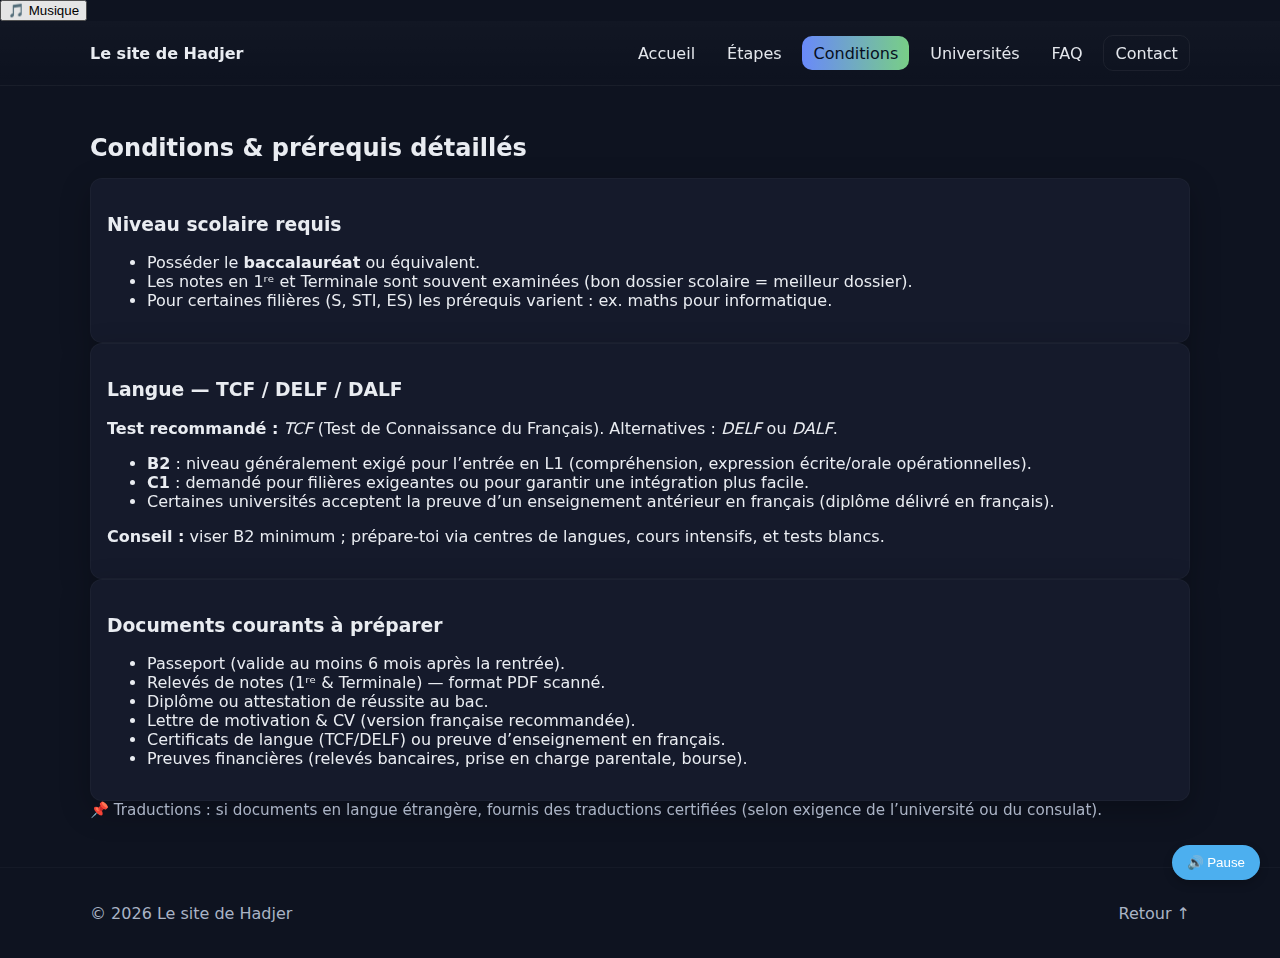
<file: conditions.html>
<!DOCTYPE html>
<html lang="fr">
<head>
  <meta charset="utf-8" />
  <meta name="viewport" content="width=device-width,initial-scale=1" />
  <title>Conditions & Prérequis — Le site de Hadjer</title>
  <link rel="stylesheet" href="style.css" />
</head>
<body>
 <audio id="bg-music" autoplay loop>
  <source src="music.mp3" type="audio/mpeg">
  Ton navigateur ne supporte pas l’audio.
</audio>

<!-- Bouton Play / Pause -->
<button onclick="toggleMusic()" class="music-btn">🎵 Musique</button>

  <header class="header">
    <div class="container header-inner">
      <a class="brand" href="index.html"><span>Le site de Hadjer</span></a>
      <nav class="nav">
        <a href="index.html">Accueil</a>
        <a href="etapes.html">Étapes</a>
        <a href="conditions.html" class="active">Conditions</a>
        <a href="universites.html">Universités</a>
        <a href="faq.html">FAQ</a>
        <a href="contact.html" class="btn">Contact</a>
      </nav>
    </div>
  </header>
<!-- Bouton pour contrôler la musique -->
<button onclick="toggleMusic()" id="music-btn">🔊 Pause</button>

  <main>
    <section class="section reveal">
      <div class="container">
        <h2>Conditions & prérequis détaillés</h2>

        <article class="card">
          <h3>Niveau scolaire requis</h3>
          <ul>
            <li>Posséder le <strong>baccalauréat</strong> ou équivalent.</li>
            <li>Les notes en 1ʳᵉ et Terminale sont souvent examinées (bon dossier scolaire = meilleur dossier).</li>
            <li>Pour certaines filières (S, STI, ES) les prérequis varient : ex. maths pour informatique.</li>
          </ul>
        </article>

        <article class="card">
          <h3>Langue — TCF / DELF / DALF</h3>
          <p><strong>Test recommandé :</strong> <em>TCF</em> (Test de Connaissance du Français). Alternatives : <em>DELF</em> ou <em>DALF</em>.</p>
          <ul>
            <li><strong>B2</strong> : niveau généralement exigé pour l’entrée en L1 (compréhension, expression écrite/orale opérationnelles).</li>
            <li><strong>C1</strong> : demandé pour filières exigeantes ou pour garantir une intégration plus facile.</li>
            <li>Certaines universités acceptent la preuve d’un enseignement antérieur en français (diplôme délivré en français).</li>
          </ul>
          <p><strong>Conseil :</strong> viser B2 minimum ; prépare-toi via centres de langues, cours intensifs, et tests blancs.</p>
        </article>

        <article class="card">
          <h3>Documents courants à préparer</h3>
          <ul>
            <li>Passeport (valide au moins 6 mois après la rentrée).</li>
            <li>Relevés de notes (1ʳᵉ & Terminale) — format PDF scanné.</li>
            <li>Diplôme ou attestation de réussite au bac.</li>
            <li>Lettre de motivation & CV (version française recommandée).</li>
            <li>Certificats de langue (TCF/DELF) ou preuve d’enseignement en français.</li>
            <li>Preuves financières (relevés bancaires, prise en charge parentale, bourse).</li>
          </ul>
        </article>

        <div class="note">📌 Traductions : si documents en langue étrangère, fournis des traductions certifiées (selon exigence de l’université ou du consulat).</div>
      </div>
    </section>
  </main>

  <footer class="footer">
    <div class="container footer-inner">
      <p>© <span id="year"></span> Le site de Hadjer</p>
      <a href="index.html">Retour ↑</a>
    </div>
  </footer>

  <script src="script.js"></script>
</body>
</html>
</file>
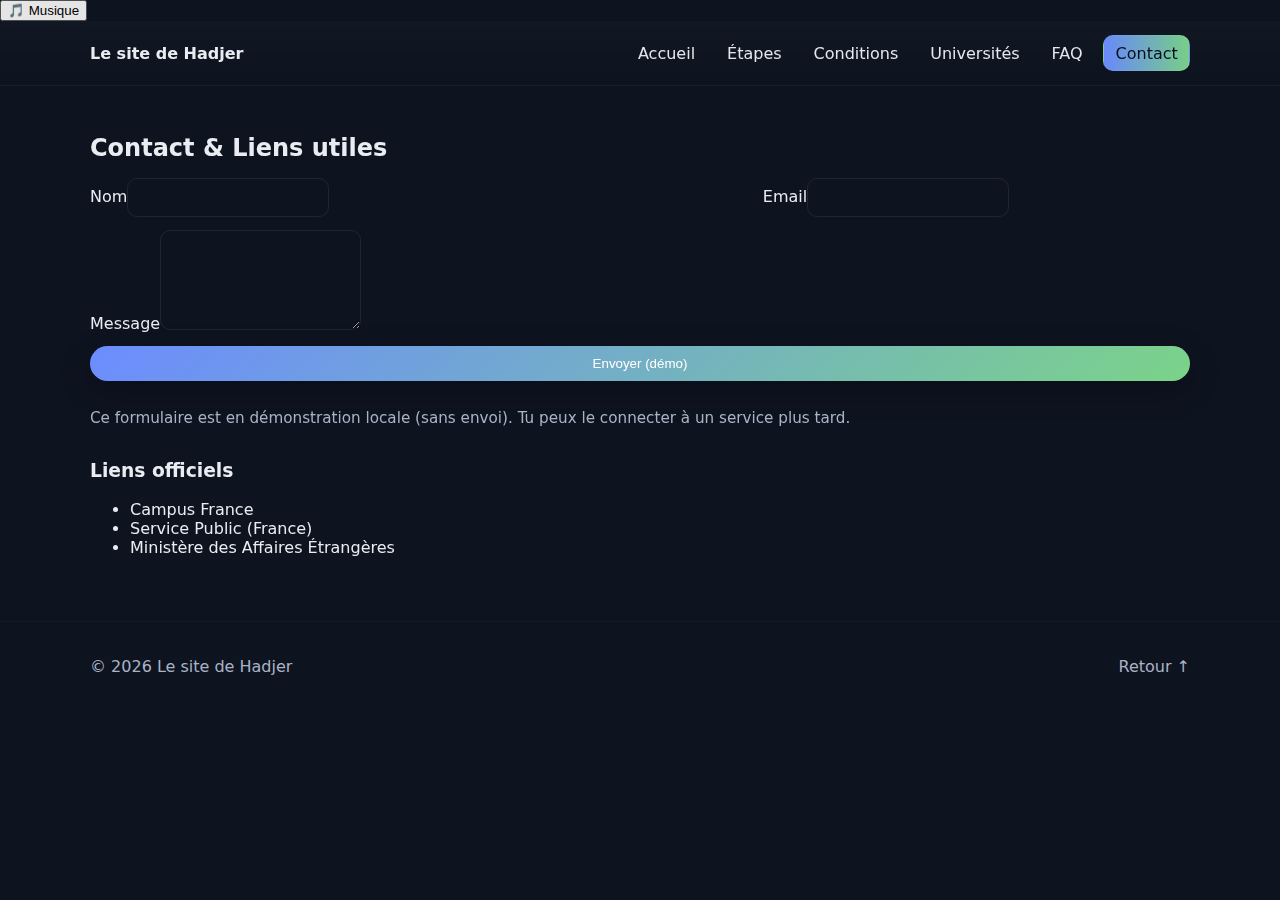
<file: contact.html>
<!DOCTYPE html>
<html lang="fr">
<head>
  <meta charset="utf-8" />
  <meta name="viewport" content="width=device-width,initial-scale=1" />
  <title>Contact — Le site de Hadjer</title>
  <link rel="stylesheet" href="style.css" />
</head>
<body>
   <audio id="bg-music" autoplay loop>
  <source src="music.mp3" type="audio/mpeg">
  Ton navigateur ne supporte pas l’audio.
</audio>

<!-- Bouton Play / Pause -->
<button onclick="toggleMusic()" class="music-btn">🎵 Musique</button>

  <header class="header">
    <div class="container header-inner">
      <a class="brand" href="index.html"><span>Le site de Hadjer</span></a>
      <nav class="nav">
        <a href="index.html">Accueil</a>
        <a href="etapes.html">Étapes</a>
        <a href="conditions.html">Conditions</a>
        <a href="universites.html">Universités</a>
        <a href="faq.html">FAQ</a>
        <a href="contact.html" class="active btn">Contact</a>
      </nav>
    </div>
  </header>
  <main>
    <section class="section reveal">
      <div class="container">
        <h2>Contact & Liens utiles</h2>
        <form id="contactForm" class="contact-form">
          <div class="grid-2">
            <label>Nom<input type="text" name="name" required></label>
            <label>Email<input type="email" name="email" required></label>
          </div>
          <label>Message<textarea name="message" rows="5" required></textarea></label>
          <button class="btn primary" type="submit">Envoyer (démo)</button>
          <p class="note">Ce formulaire est en démonstration locale (sans envoi). Tu peux le connecter à un service plus tard.</p>
        </form>

        <h3>Liens officiels</h3>
        <ul>
          <li><a href="https://www.campusfrance.org" target="_blank" rel="noreferrer">Campus France</a></li>
          <li><a href="https://www.service-public.fr" target="_blank" rel="noreferrer">Service Public (France)</a></li>
          <li><a href="https://www.diplomatie.gouv.fr" target="_blank" rel="noreferrer">Ministère des Affaires Étrangères</a></li>
        </ul>
      </div>
    </section>
  </main>

  <footer class="footer">
    <div class="container footer-inner">
      <p>© <span id="year"></span> Le site de Hadjer</p>
      <a href="index.html">Retour ↑</a>
    </div>
  </footer>

  <script src="script.js"></script>
</body>
</html>
</file>
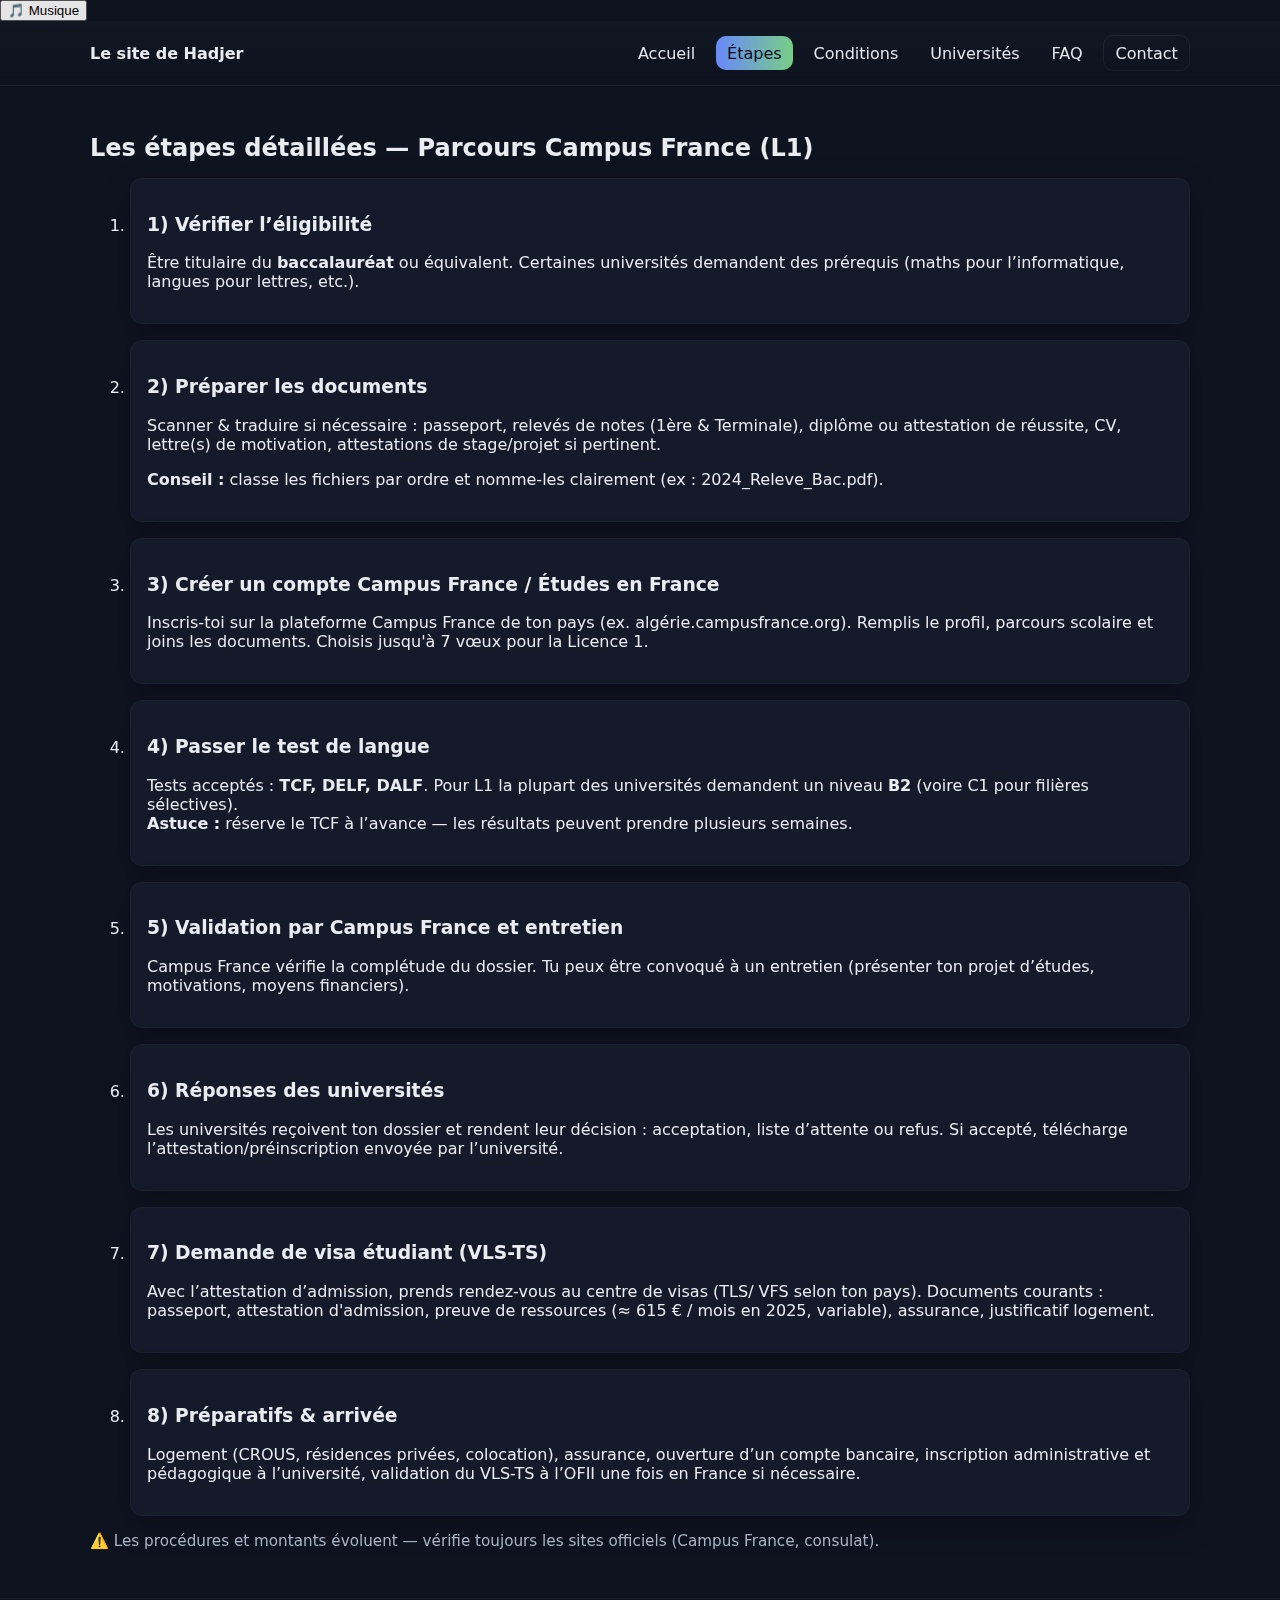
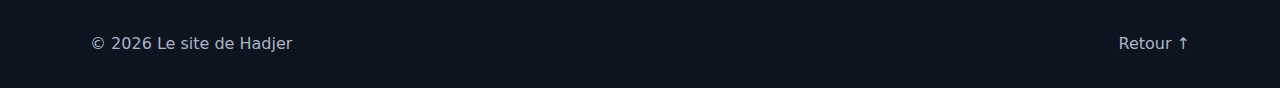
<file: etapes.html>
<!DOCTYPE html>
<html lang="fr">
<head>
  <meta charset="utf-8" />
  <meta name="viewport" content="width=device-width,initial-scale=1" />
  <title>Étapes — Le site de Hadjer</title>
  <link rel="stylesheet" href="style.css" />
</head>
<body>
  <audio id="bg-music" autoplay loop>
  <source src="music.mp3" type="audio/mpeg">
  Ton navigateur ne supporte pas l’audio.
</audio>

<!-- Bouton Play / Pause -->
<button onclick="toggleMusic()" class="music-btn">🎵 Musique</button>

  <header class="header">
    <div class="container header-inner">
      <a class="brand" href="index.html"><span>Le site de Hadjer</span></a>
      <nav class="nav">
        <a href="index.html">Accueil</a>
        <a href="etapes.html" class="active">Étapes</a>
        <a href="conditions.html">Conditions</a>
        <a href="universites.html">Universités</a>
        <a href="faq.html">FAQ</a>
        <a href="contact.html" class="btn">Contact</a>
      </nav>
    </div>
  </header>
  <main>
    <section class="section reveal">
      <div class="container">
        <h2>Les étapes détaillées — Parcours Campus France (L1)</h2>
        <ol class="steps">
          <li>
            <h3>1) Vérifier l’éligibilité</h3>
            <p>Être titulaire du <strong>baccalauréat</strong> ou équivalent. Certaines universités demandent des prérequis (maths pour l’informatique, langues pour lettres, etc.).</p>
          </li>

          <li>
            <h3>2) Préparer les documents</h3>
            <p>Scanner & traduire si nécessaire : passeport, relevés de notes (1ère & Terminale), diplôme ou attestation de réussite, CV, lettre(s) de motivation, attestations de stage/projet si pertinent.</p>
            <p><strong>Conseil :</strong> classe les fichiers par ordre et nomme-les clairement (ex : 2024_Releve_Bac.pdf).</p>
          </li>

          <li>
            <h3>3) Créer un compte Campus France / Études en France</h3>
            <p>Inscris-toi sur la plateforme Campus France de ton pays (ex. algérie.campusfrance.org). Remplis le profil, parcours scolaire et joins les documents. Choisis jusqu'à 7 vœux pour la Licence 1.</p>
          </li>

          <li>
            <h3>4) Passer le test de langue</h3>
            <p>Tests acceptés : <strong>TCF, DELF, DALF</strong>. Pour L1 la plupart des universités demandent un niveau <strong>B2</strong> (voire C1 pour filières sélectives).  
            <br><strong>Astuce :</strong> réserve le TCF à l’avance — les résultats peuvent prendre plusieurs semaines.</p>
          </li>

          <li>
            <h3>5) Validation par Campus France et entretien</h3>
            <p>Campus France vérifie la complétude du dossier. Tu peux être convoqué à un entretien (présenter ton projet d’études, motivations, moyens financiers).</p>
          </li>

          <li>
            <h3>6) Réponses des universités</h3>
            <p>Les universités reçoivent ton dossier et rendent leur décision : acceptation, liste d’attente ou refus. Si accepté, télécharge l’attestation/préinscription envoyée par l’université.</p>
          </li>

          <li>
            <h3>7) Demande de visa étudiant (VLS-TS)</h3>
            <p>Avec l’attestation d’admission, prends rendez-vous au centre de visas (TLS/ VFS selon ton pays). Documents courants : passeport, attestation d'admission, preuve de ressources (≈ 615 € / mois en 2025, variable), assurance, justificatif logement.</p>
          </li>

          <li>
            <h3>8) Préparatifs & arrivée</h3>
            <p>Logement (CROUS, résidences privées, colocation), assurance, ouverture d’un compte bancaire, inscription administrative et pédagogique à l’université, validation du VLS-TS à l’OFII une fois en France si nécessaire.</p>
          </li>
        </ol>

        <div class="note">⚠️ Les procédures et montants évoluent — vérifie toujours les sites officiels (Campus France, consulat).</div>
      </div>
    </section>
  </main>

  <footer class="footer">
    <div class="container footer-inner">
      <p>© <span id="year"></span> Le site de Hadjer</p>
      <a href="index.html">Retour ↑</a>
    </div>
  </footer>

  <script src="script.js"></script>
</body>
</html>
</file>
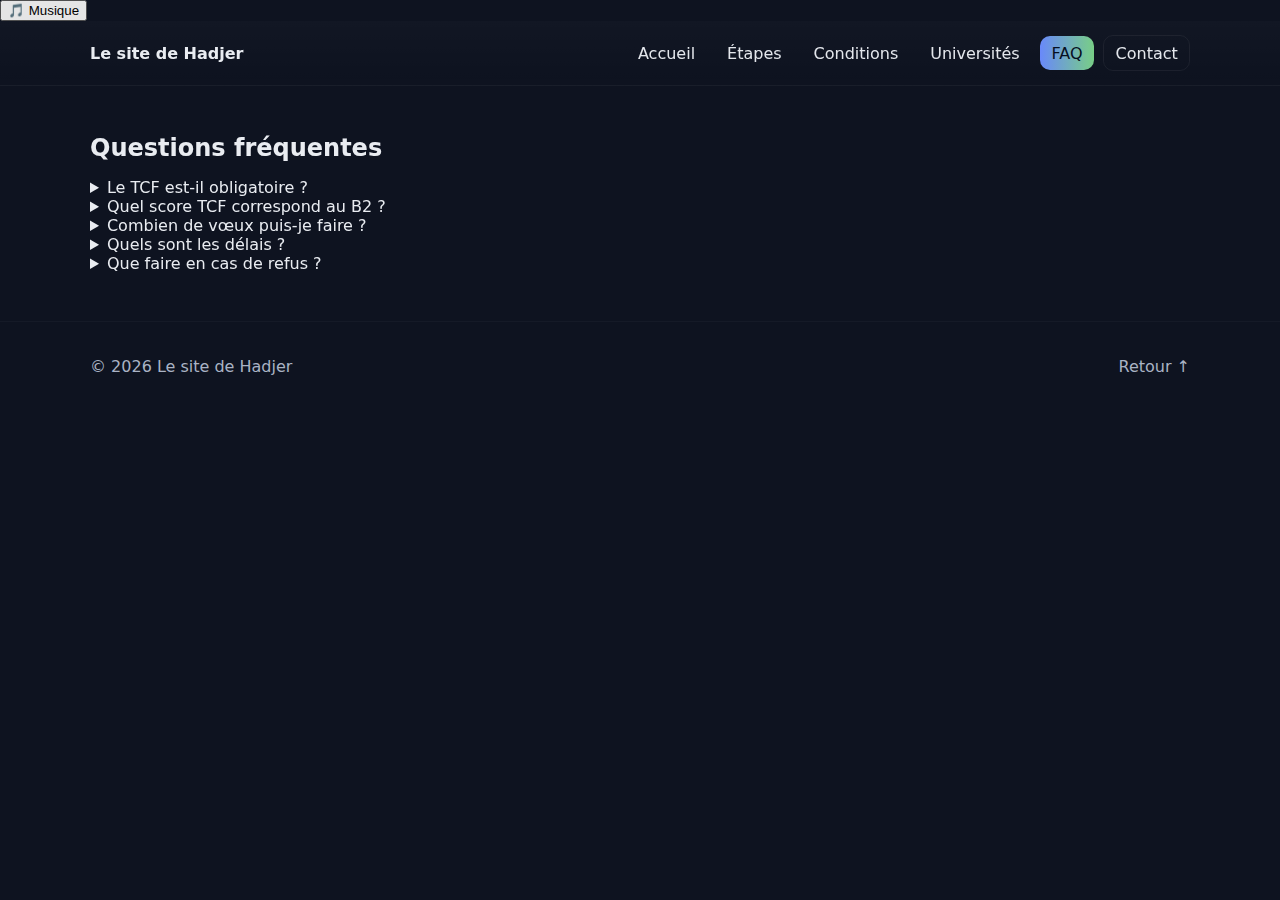
<file: faq.html>
<!DOCTYPE html>
<html lang="fr">
<head>
  <meta charset="utf-8" />
  <meta name="viewport" content="width=device-width,initial-scale=1" />
  <title>FAQ — Le site de Hadjer</title>
  <link rel="stylesheet" href="style.css" />
</head>
<body>
  <audio id="bg-music" autoplay loop>
  <source src="music.mp3" type="audio/mpeg">
  Ton navigateur ne supporte pas l’audio.
</audio>

<!-- Bouton Play / Pause -->
<button onclick="toggleMusic()" class="music-btn">🎵 Musique</button>

  <header class="header">
    <div class="container header-inner">
      <a class="brand" href="index.html"><span>Le site de Hadjer</span></a>
      <nav class="nav">
        <a href="index.html">Accueil</a>
        <a href="etapes.html">Étapes</a>
        <a href="conditions.html">Conditions</a>
        <a href="universites.html">Universités</a>
        <a href="faq.html" class="active">FAQ</a>
        <a href="contact.html" class="btn">Contact</a>
      </nav>
    </div>
  </header>
  <main>
    <section class="section reveal">
      <div class="container">
        <h2>Questions fréquentes</h2>

        <details><summary>Le TCF est-il obligatoire ?</summary>
          <p>Le TCF ou équivalent (DELF/DALF) est généralement demandé pour valider le niveau de français. Certaines universités acceptent des alternatives ; vérifie la fiche formation.</p>
        </details>

        <details><summary>Quel score TCF correspond au B2 ?</summary>
          <p>Pour le TCF, le niveau B2 correspond à un score autour de 350–500 selon les versions ; vérifie la grille officielle du test. (Les universités demandent le niveau, pas toujours un score exact.)</p>
        </details>

        <details><summary>Combien de vœux puis-je faire ?</summary>
          <p>En licence via Campus France, tu peux généralement formuler jusqu’à 7 vœux. Certaines plateformes locales peuvent différer.</p>
        </details>

        <details><summary>Quels sont les délais ?</summary>
          <p>Préparation et dépôt : novembre → février ; réponses : mars → juin ; visa : après acceptation. Ces périodes sont indicatives et changent chaque année.</p>
        </details>

        <details><summary>Que faire en cas de refus ?</summary>
          <p>Contacte Campus France pour savoir pourquoi. Tu peux améliorer ton dossier (niveau langue, lettre de motivation), envisager d’autres universités, ou une année préparatoire.</p>
        </details>

      </div>
    </section>
  </main>

  <footer class="footer">
    <div class="container footer-inner">
      <p>© <span id="year"></span> Le site de Hadjer</p>
      <a href="index.html">Retour ↑</a>
    </div>
  </footer>

  <script src="script.js"></script>
</body>
</html>
</file>
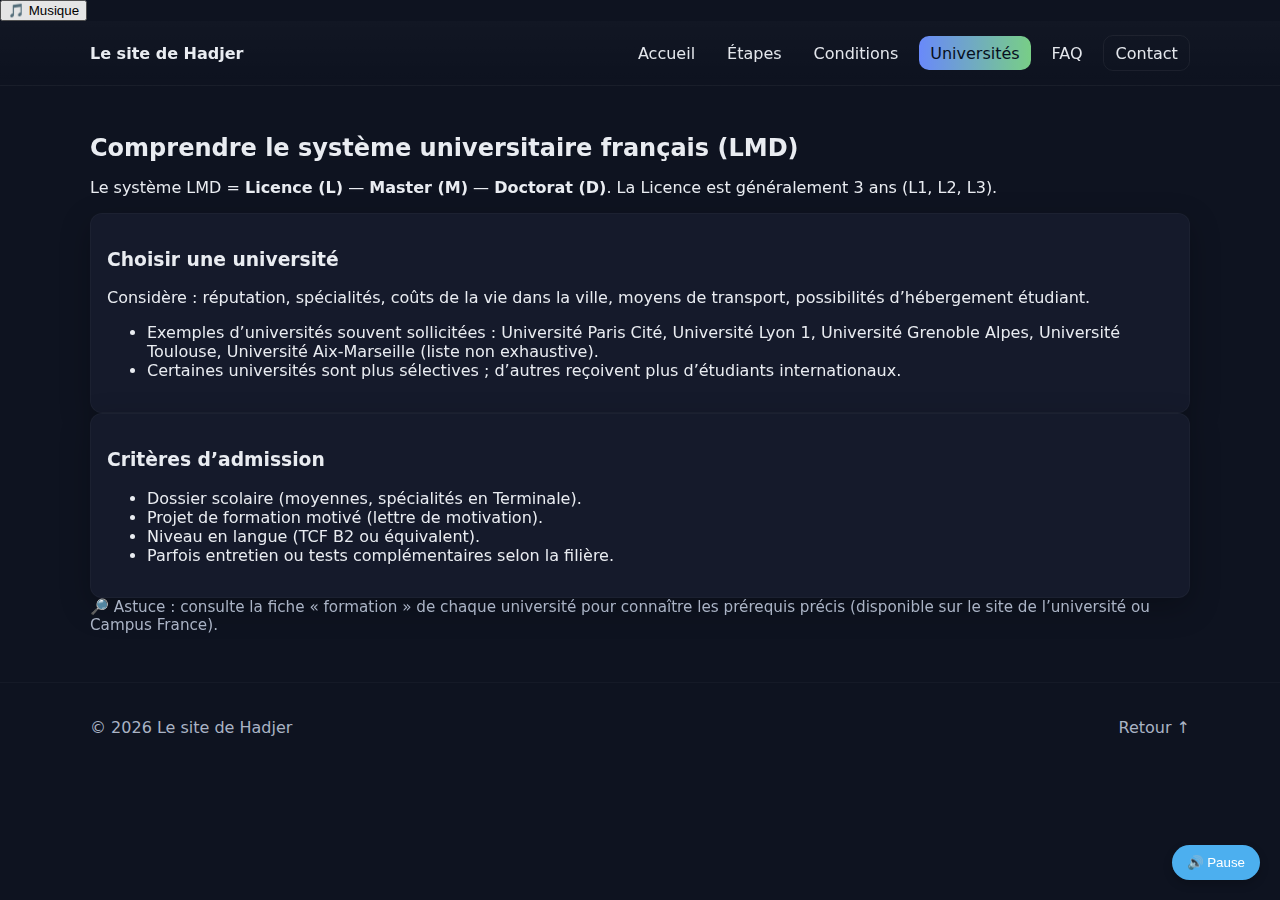
<file: universites.html>
<!DOCTYPE html>
<html lang="fr">
<head>
  <meta charset="utf-8" />
  <meta name="viewport" content="width=device-width,initial-scale=1" />
  <title>Universités & système LMD — Le site de Hadjer</title>
  <link rel="stylesheet" href="style.css" />
</head>
<body>
  <audio id="bg-music" autoplay loop>
  <source src="music.mp3" type="audio/mpeg">
  Ton navigateur ne supporte pas l’audio.
</audio>

<!-- Bouton Play / Pause -->
<button onclick="toggleMusic()" class="music-btn">🎵 Musique</button>

  <header class="header">
    <div class="container header-inner">
      <a class="brand" href="index.html"><span>Le site de Hadjer</span></a>
      <nav class="nav">
        <a href="index.html">Accueil</a>
        <a href="etapes.html">Étapes</a>
        <a href="conditions.html">Conditions</a>
        <a href="universites.html" class="active">Universités</a>
        <a href="faq.html">FAQ</a>
        <a href="contact.html" class="btn">Contact</a>
      </nav>
    </div>
  </header>
<!-- Bouton pour contrôler la musique -->
<button onclick="toggleMusic()" id="music-btn">🔊 Pause</button>

  <main>
    <section class="section reveal">
      <div class="container">
        <h2>Comprendre le système universitaire français (LMD)</h2>
        <p>Le système LMD = <strong>Licence (L)</strong> — <strong>Master (M)</strong> — <strong>Doctorat (D)</strong>. La Licence est généralement 3 ans (L1, L2, L3).</p>

        <article class="card">
          <h3>Choisir une université</h3>
          <p>Considère : réputation, spécialités, coûts de la vie dans la ville, moyens de transport, possibilités d’hébergement étudiant.</p>
          <ul>
            <li>Exemples d’universités souvent sollicitées : Université Paris Cité, Université Lyon 1, Université Grenoble Alpes, Université Toulouse, Université Aix-Marseille (liste non exhaustive).</li>
            <li>Certaines universités sont plus sélectives ; d’autres reçoivent plus d’étudiants internationaux.</li>
          </ul>
        </article>

        <article class="card">
          <h3>Critères d’admission</h3>
          <ul>
            <li>Dossier scolaire (moyennes, spécialités en Terminale).</li>
            <li>Projet de formation motivé (lettre de motivation).</li>
            <li>Niveau en langue (TCF B2 ou équivalent).</li>
            <li>Parfois entretien ou tests complémentaires selon la filière.</li>
          </ul>
        </article>

        <div class="note">🔎 Astuce : consulte la fiche « formation » de chaque université pour connaître les prérequis précis (disponible sur le site de l’université ou Campus France).</div>
      </div>
    </section>
  </main>

  <footer class="footer">
    <div class="container footer-inner">
      <p>© <span id="year"></span> Le site de Hadjer</p>
      <a href="index.html">Retour ↑</a>
    </div>
  </footer>

  <script src="script.js"></script>
</body>
</html>
</file>
<file: style.css>
:root{
  --bg:#0e1320;
  --card:#151a2b;
  --text:#e9ecf1;
  --muted:#aab3c5;
  --accent:#6c8cff;
  --accent-2:#7bd389;
  --shadow: 0 10px 30px rgba(0,0,0,.25);
  --radius:12px;
  --glass: rgba(255,255,255,.03);
  --transition: 260ms cubic-bezier(.2,.9,.2,1);
}
:root.light{
  --bg:#f7f9fc;
  --card:#fff;
  --text:#0b1720;
  --muted:#5c6670;
  --accent:#4b6cff;
  --accent-2:#00c896;
  --shadow: 0 8px 24px rgba(12,18,25,.06);
  --glass: rgba(12,18,25,.02);
}

*{box-sizing:border-box}
html,body{height:100%}
body{
  margin:0;padding:0;font-family:"Poppins",system-ui,-apple-system,Segoe UI,Roboto,Arial;background:var(--bg);color:var(--text);
  -webkit-font-smoothing:antialiased;transition:background-color var(--transition), color var(--transition);
}
.container{width:min(1100px,92%);margin-inline:auto}
a{color:inherit;text-decoration:none}
img{max-width:100%;display:block;border-radius:12px}

/* Header */
.header{position:sticky;top:0;background:linear-gradient(180deg, rgba(255,255,255,.02), transparent);backdrop-filter: blur(6px);z-index:60;border-bottom:1px solid rgba(255,255,255,.03)}
.header-inner{display:flex;align-items:center;justify-content:space-between;padding:.9rem 0}
.brand{display:flex;gap:.6rem;align-items:center;font-weight:700}
.logo{width:44px;height:44px;object-fit:cover;border-radius:10px;border:1px solid rgba(255,255,255,.06)}
.nav{display:flex;gap:.6rem;align-items:center}
.nav a{padding:.45rem .7rem;border-radius:10px;opacity:.98}
.nav a.active{background:linear-gradient(90deg,var(--accent),var(--accent-2));color:#071022}

/* Hero + grids */
.grid-2{display:grid;gap:2rem;grid-template-columns:1.2fr .8fr;align-items:center}
.grid-3{display:grid;gap:1.25rem;grid-template-columns:repeat(3,1fr)}
@media (max-width:900px){.grid-2,.grid-3{grid-template-columns:1fr}}
.hero{padding:4.5rem 0;background:
  radial-gradient(900px 400px at 10% -5%, rgba(108,140,255,.08), transparent 35%),
  radial-gradient(700px 300px at 100% 10%, rgba(123,211,137,.05), transparent 30%);
}
.hero h1{font-size:clamp(1.6rem,3vw,2.4rem);margin:0 0 .6rem}
.highlights{padding-left:1.2rem;margin-top:1rem;list-style:disc}

/* Buttons */
.actions{display:flex;gap:.8rem;margin-top:1.1rem}
.btn{display:inline-block;padding:.6rem .95rem;border-radius:999px;background:transparent;border:1px solid rgba(255,255,255,.06);cursor:pointer;transition:transform .16s ease, background .16s ease}
.btn:hover{transform:translateY(-3px)}
.btn.primary{background:linear-gradient(135deg,var(--accent),var(--accent-2));color:#fff;border:none;box-shadow:var(--shadow)}
.icon-btn{padding:.45rem .7rem;display:inline-grid;place-items:center}

/* Sections / cards */
.section{padding:3rem 0}
.section.alt{background:linear-gradient(180deg, rgba(255,255,255,.01), transparent)}
.section h2{font-size:1.5rem;margin:0 0 1rem}
.note{color:var(--muted);font-size:.95rem}
.card{background:var(--card);padding:1rem;border-radius:var(--radius);box-shadow:var(--shadow);border:1px solid rgba(255,255,255,.03)}
.intro-cards .card{display:flex;flex-direction:column;gap:.6rem;align-items:flex-start}

/* Steps / lists */
.steps{display:grid;gap:1rem}
.steps li{background:var(--card);padding:1rem;border-radius:var(--radius);box-shadow:var(--shadow);border:1px solid rgba(255,255,255,.03)}
.cards{display:grid;gap:1rem}

/* Checklist/budget */
.checklist{display:grid;gap:.6rem}
.checklist .row{display:flex;gap:.6rem;align-items:center;background:var(--card);padding:.6rem;border-radius:10px;border:1px solid rgba(255,255,255,.03)}
.checklist input[type="text"]{flex:1;padding:.45rem;border-radius:8px;border:1px solid rgba(255,255,255,.06);background:transparent;color:inherit}
.budget{background:var(--card);padding:1rem;border-radius:12px;border:1px solid rgba(255,255,255,.03);display:grid;gap:.6rem}
.budget input{padding:.55rem;border-radius:8px;border:1px solid rgba(255,255,255,.08);background:transparent;color:inherit}
.budget-total{margin-top:.5rem;font-weight:600}

/* Contact and forms */
.contact-form{display:grid;gap:.8rem}
.contact-form input, .contact-form textarea{padding:.7rem;border-radius:10px;border:1px solid rgba(255,255,255,.08);background:transparent;color:inherit}

/* Footer */
.footer{border-top:1px solid rgba(255,255,255,.03);padding:1.2rem 0;color:var(--muted)}
.footer-inner{display:flex;align-items:center;justify-content:space-between;gap:1rem}

/* Reveal animation */
.reveal{opacity:0;transform:translateY(12px);will-change:transform,opacity;transition:transform var(--transition), opacity var(--transition)}
.reveal.fade-in{opacity:1;transform:translateY(0)}

/* Micro-interactions */
.card:hover, .steps li:hover{transform:translateY(-6px);transition:transform var(--transition)}
.btn:active{transform:translateY(-1px) scale(.995)}

/* Responsive small */
@media (max-width:600px){
  .header-inner{padding:.6rem 0}
  .hero{padding:3rem 0}
  .nav{gap:.35rem}
  .logo{width:36px;height:36px}
  .footer-inner{flex-direction:column;align-items:flex-start}
}

/* Links grid */
.links-grid{display:grid;gap:1rem;grid-template-columns:repeat(3,1fr);margin-top:1rem}
@media (max-width:900px){.links-grid{grid-template-columns:1fr}}
.link-card{background:var(--card);padding:1rem;border-radius:12px;border:1px solid rgba(255,255,255,.03);display:block;text-align:center}
#music-btn {
  position: fixed;
  bottom: 20px;
  right: 20px;
  background: #4cafef;
  color: white;
  border: none;
  padding: 10px 15px;
  border-radius: 25px;
  cursor: pointer;
  box-shadow: 0px 4px 10px rgba(0,0,0,0.2);
  transition: 0.3s;
}
#music-btn:hover {
  background: #357ab8;
}
</file>
